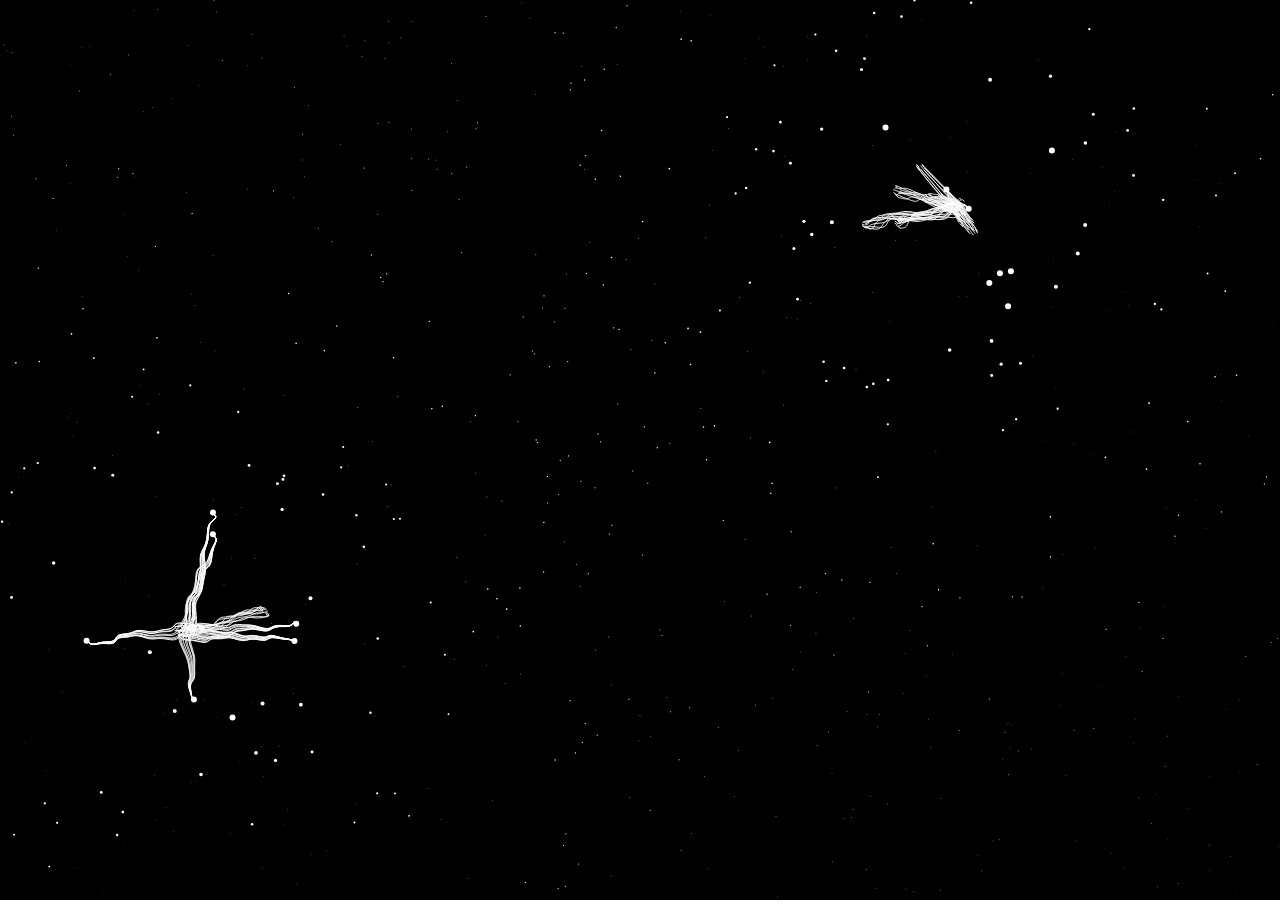
<file: project/spider/spi.html>
<!DOCTYPE html>
<html lang="en">

  <head>
      <meta charset="utf-8">
      <meta name="viewport" content="width=device-width, initial-scale=1">
      <link rel="stylesheet" href="Spi.css">
      <title>Interactive spider</title>
  </head>

  <body>
    <!-- visit my tiktok("Meowish") for more code -->
      <canvas id="canvas"></canvas>

    <script src="Spi.js"></script>
  </body>

</html>
</file>
<file: project/spider/Spi.css>
body {
    overflow: hidden;
    margin: 0;  
    cursor: pointer;
}
</file>
